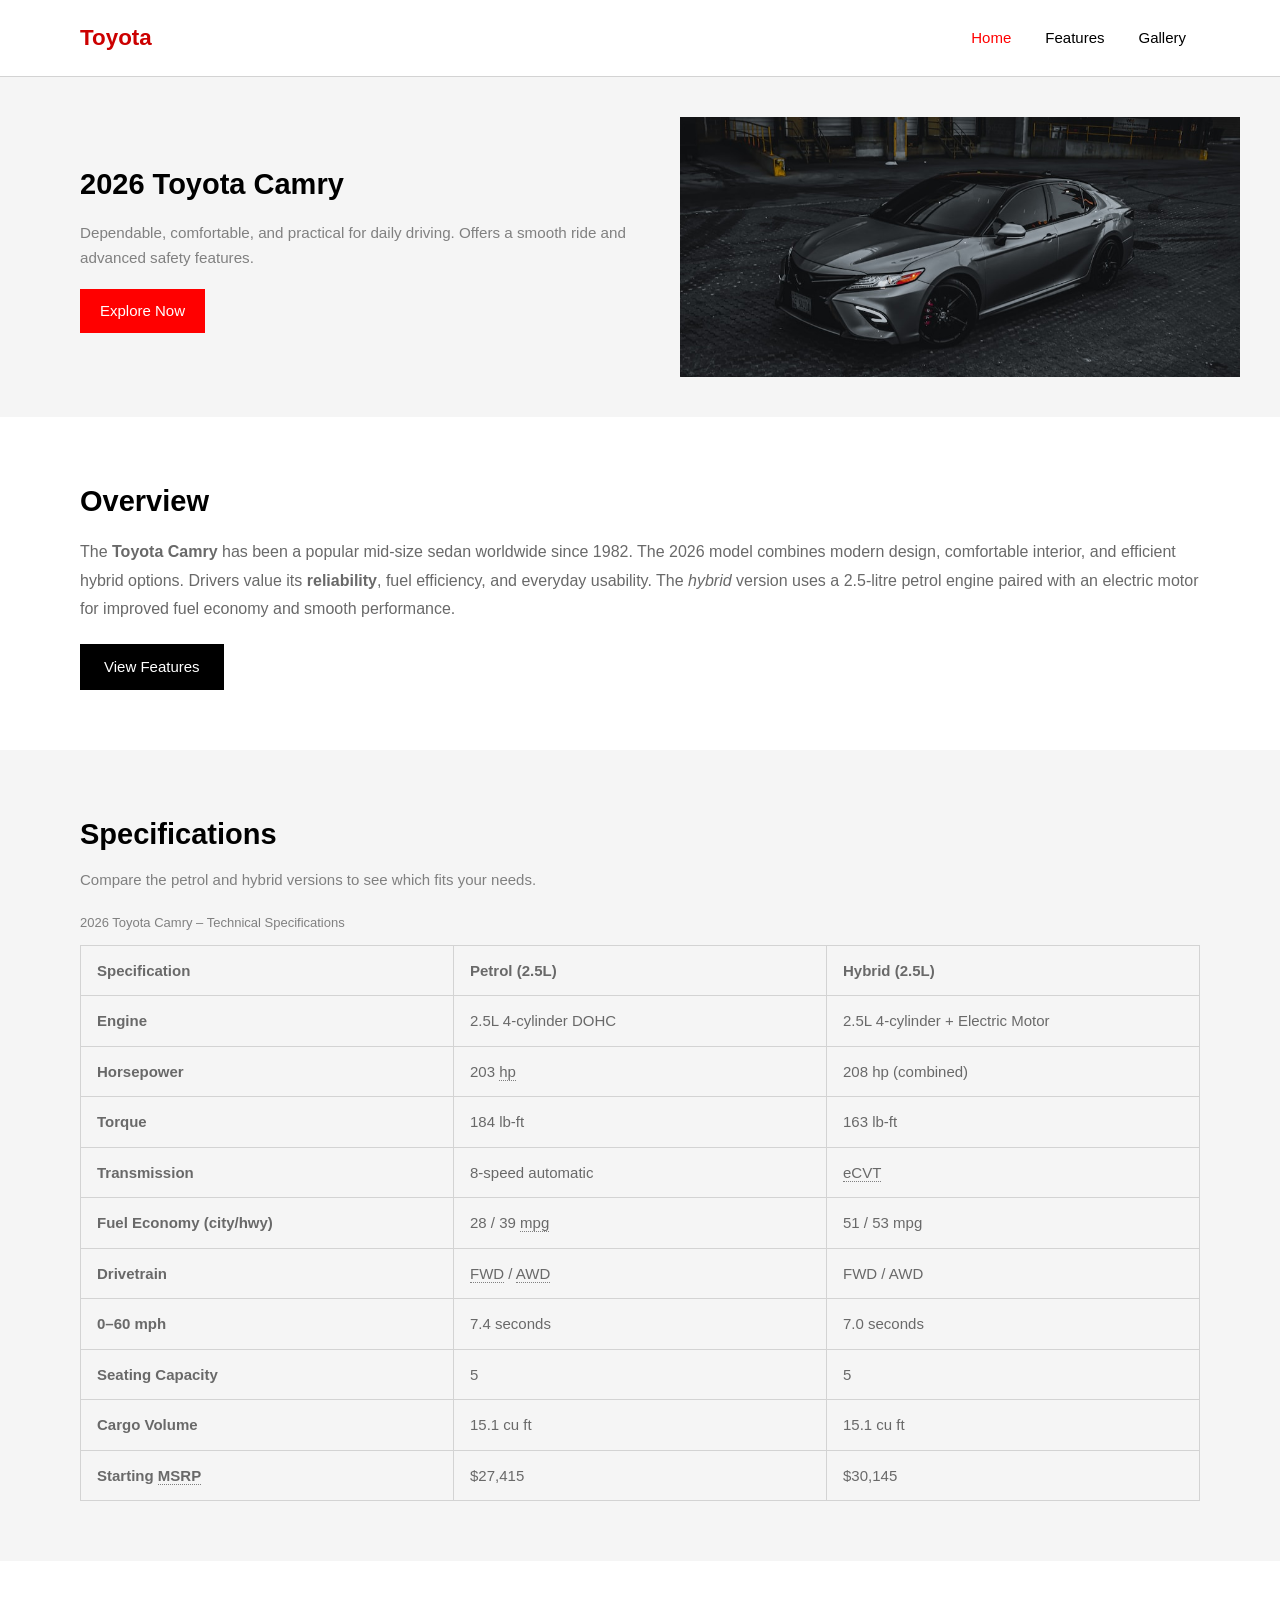
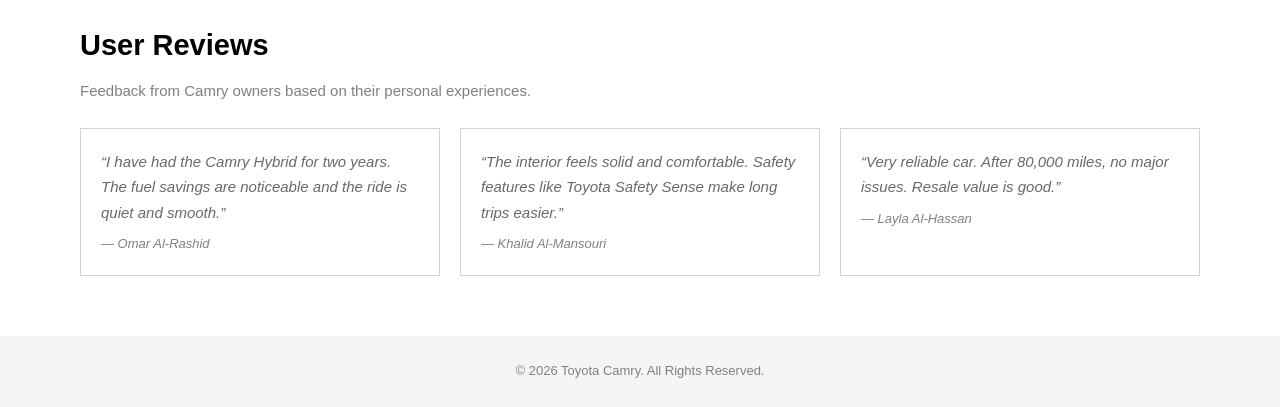
<file: index.html>
<!--
  Name       : Alanoud Aleidi
  Student ID : 241872
  Course     : SE 324 – Web Application Development
  Assignment : Assignment 1 – Winter 2026
  Page       : Home Page (index.html)
-->

<!doctype html>
<html lang="en">
  <head>
    <meta charset="UTF-8">
    <meta name="viewport" content="width=device-width, initial-scale=1.0">
    <meta name="author" content="Alanoud Aleidi">
    <meta name="description" content="Toyota Camry - Home Page">
    <title>Toyota Camry – Home</title>
    <link rel="stylesheet" href="css/styles.css">
  </head>

  <body>
    <!-- Header -->
    <header>
      <div class="brand">
        <h1>Toyota</h1>
      </div>
      <nav>
        <ul>
          <li><a href="index.html" class="active">Home</a></li>
          <li><a href="features.html">Features</a></li>
          <li><a href="gallery.html">Gallery</a></li>
        </ul>
      </nav>
    </header>

    <!-- Main Content -->
    <main>
      <!-- Hero Section -->
      <section class="hero">
        <div class="hero-text">
          <h2>2026 Toyota Camry</h2>
          <p>
            Dependable, comfortable, and practical for daily driving. Offers a smooth ride and advanced safety features.
          </p>
          <a href="#overview" class="hero-btn">Explore Now</a>
        </div>
        <figure class="hero-image">
          <img
            src="images/hero.jpg"
            alt="2026 Toyota Camry sedan parked on a city street"
            width="900"
            height="520"
          >
        </figure>
      </section>

      <!-- Overview Section -->
      <section id="overview" class="overview-section">
        <h2 id="overview-heading">Overview</h2>
        <p class="overview-text">
          The <strong>Toyota Camry</strong> has been a popular mid-size sedan worldwide since <time datetime="1982">1982</time>. The 2026 model combines modern design, comfortable interior, and efficient hybrid options. Drivers value its <strong>reliability</strong>, fuel efficiency, and everyday usability. The <dfn id="dfn-hybrid">hybrid</dfn> version uses a 2.5-litre petrol engine paired with an electric motor for improved fuel economy and smooth performance.
        </p>
        <a href="features.html" class="overview-btn">View Features</a>
      </section>

      <!-- Specifications -->
      <section id="specifications" class="specs-section">
        <h2 id="specs-heading">Specifications</h2>
        <p class="specs-intro">
          Compare the petrol and hybrid versions to see which fits your needs.
        </p>
        <div class="specs-table-wrap">
          <table class="specs-table">
            <caption>
              2026 Toyota Camry – Technical Specifications
            </caption>
            <thead>
              <tr>
                <th scope="col">Specification</th>
                <th scope="col">Petrol (2.5L)</th>
                <th scope="col">Hybrid (2.5L)</th>
              </tr>
            </thead>
            <tbody>
              <tr>
                <td>Engine</td>
                <td>2.5L 4-cylinder DOHC</td>
                <td>2.5L 4-cylinder + Electric Motor</td>
              </tr>
              <tr>
                <td>Horsepower</td>
                <td>203 <abbr title="Horsepower">hp</abbr></td>
                <td>208 hp (combined)</td>
              </tr>
              <tr>
                <td>Torque</td>
                <td>184 lb-ft</td>
                <td>163 lb-ft</td>
              </tr>
              <tr>
                <td>Transmission</td>
                <td>8-speed automatic</td>
                <td>
                  <abbr title="Electronic Continuously Variable Transmission"
                    >eCVT</abbr
                  >
                </td>
              </tr>
              <tr>
                <td>Fuel Economy (city/hwy)</td>
                <td>28 / 39 <abbr title="Miles Per Gallon">mpg</abbr></td>
                <td>51 / 53 mpg</td>
              </tr>
              <tr>
                <td>Drivetrain</td>
                <td>
                  <abbr title="Front-Wheel Drive">FWD</abbr> /
                  <abbr title="All-Wheel Drive">AWD</abbr>
                </td>
                <td>FWD / AWD</td>
              </tr>
              <tr>
                <td>0–60 mph</td>
                <td>7.4 seconds</td>
                <td>7.0 seconds</td>
              </tr>
              <tr>
                <td>Seating Capacity</td>
                <td>5</td>
                <td>5</td>
              </tr>
              <tr>
                <td>Cargo Volume</td>
                <td>15.1 cu ft</td>
                <td>15.1 cu ft</td>
              </tr>
              <tr>
                <td>
                  Starting
                  <abbr title="Manufacturer's Suggested Retail Price"
                    >MSRP</abbr
                  >
                </td>
                <td>$27,415</td>
                <td>$30,145</td>
              </tr>
            </tbody>
          </table>
        </div>
      </section>

      <!-- User Reviews -->
      <section id="reviews" class="reviews-section">
        <h2 id="reviews-heading">User Reviews</h2>
        <p class="reviews-intro">
          Feedback from Camry owners based on their personal experiences.
        </p>
        <div class="reviews-grid">
          <div class="review-card">
            <blockquote>
              <q
                >I have had the Camry Hybrid for two years. The fuel savings are noticeable and the ride is quiet and smooth.</q
              >
            </blockquote>
            <p class="reviewer-name"><cite>— Omar Al-Rashid</cite></p>
          </div>

          <div class="review-card">
            <blockquote>
              <q
                >The interior feels solid and comfortable. Safety features like Toyota Safety Sense make long trips easier.</q
              >
            </blockquote>
            <p class="reviewer-name"><cite>— Khalid Al-Mansouri</cite></p>
          </div>

          <div class="review-card">
            <blockquote>
              <q
                >Very reliable car. After 80,000 miles, no major issues. Resale value is good.</q
              >
            </blockquote>
            <p class="reviewer-name"><cite>— Layla Al-Hassan</cite></p>
          </div>
        </div>
      </section>
    </main>

    <!-- Footer -->
    <footer>
      <p>
        &copy; <time datetime="2026">2026</time> Toyota Camry. All Rights Reserved.
      </p>
    </footer>
  </body>
</html>
</file>
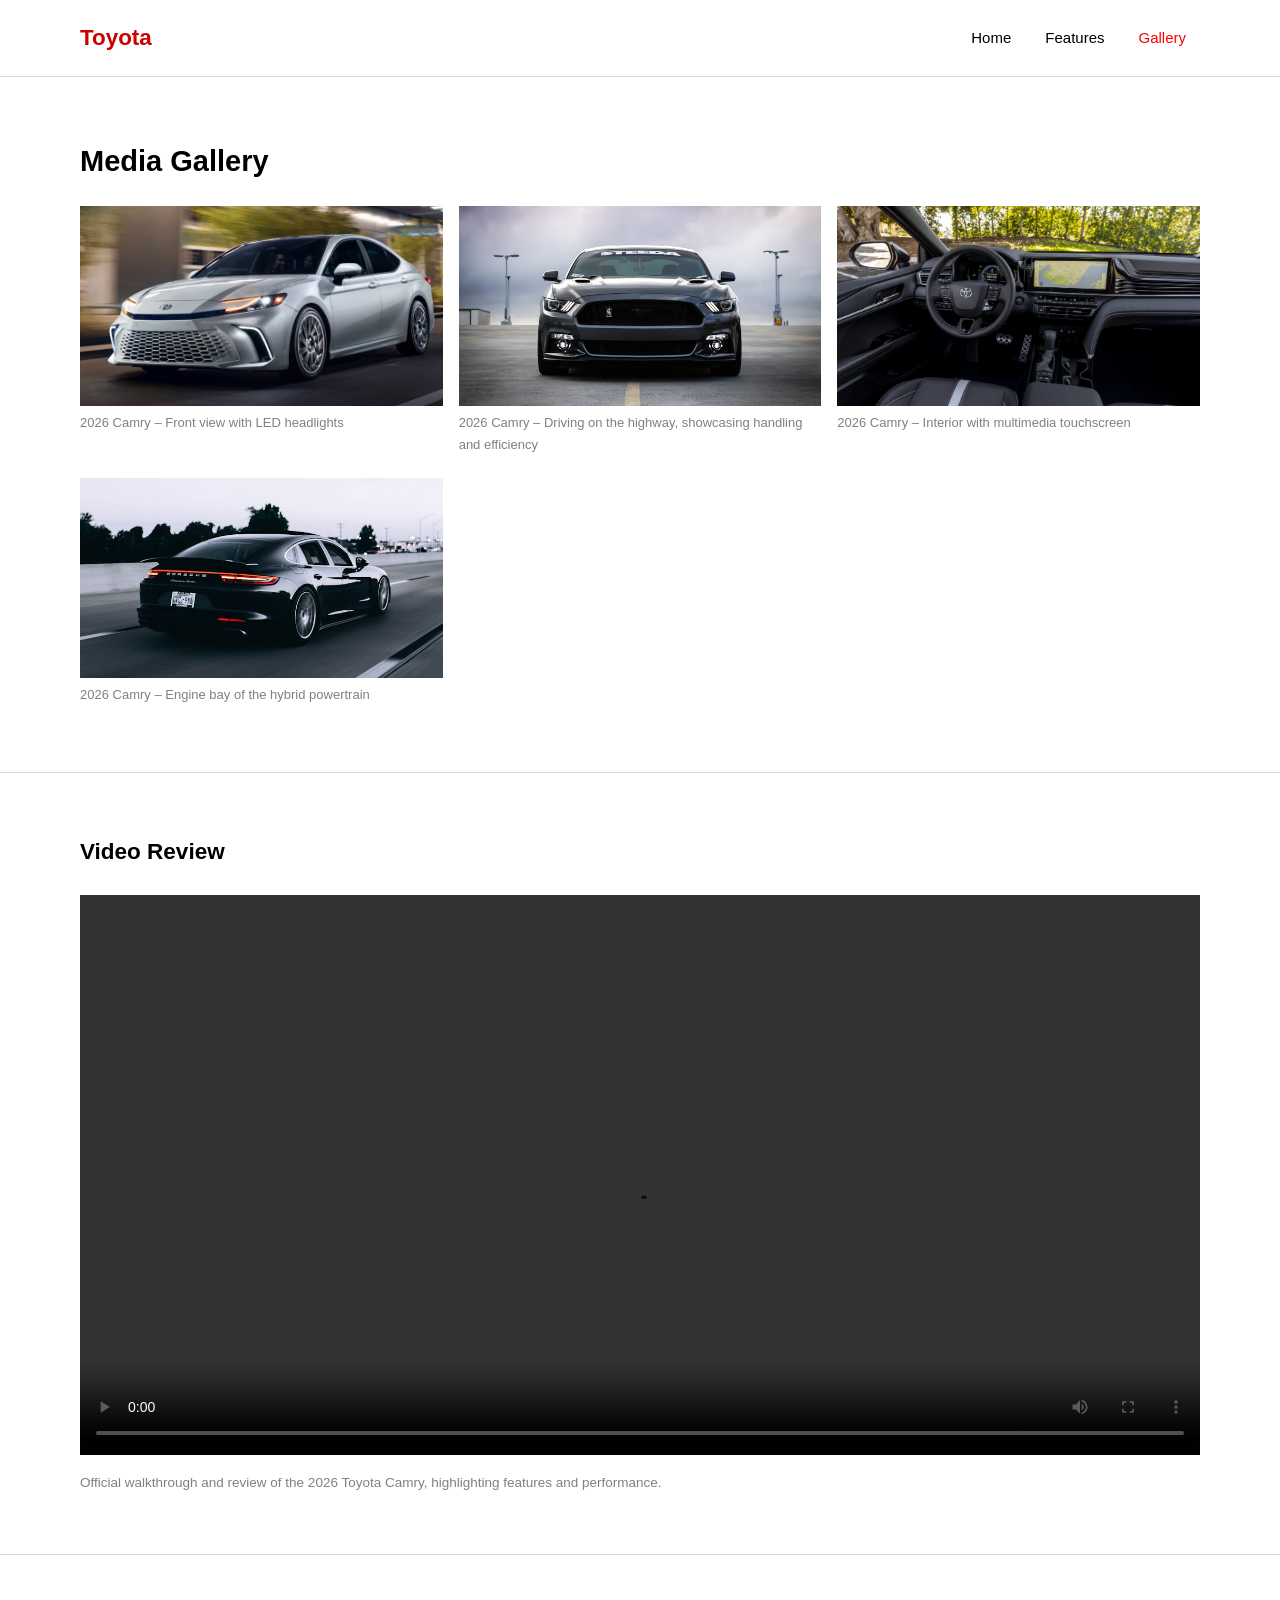
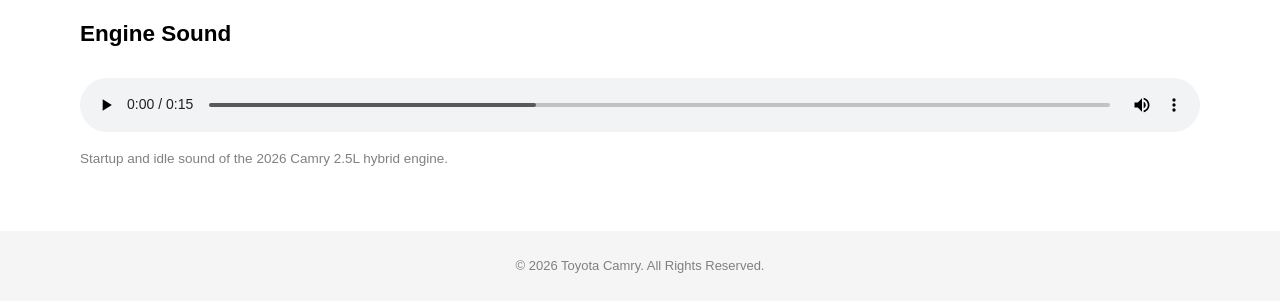
<file: gallery.html>
<!--
  Name       : Alanoud Aleidi
  Student ID : 241872
  Course     : SE 324 – Web Application Development
  Assignment : Assignment 1 – Winter 2026
  Page       : Media Gallery (gallery.html)
-->
<!doctype html>
<html lang="en">
  <head>
    <meta charset="UTF-8">
    <meta name="viewport" content="width=device-width, initial-scale=1.0">
    <meta name="author" content="Alanoud Aleidi">
    <meta name="description" content="Toyota Camry - Gallery">
    <title>Toyota Camry – Gallery</title>
    <link rel="stylesheet" href="css/styles.css">
  </head>

  <body>
    <header>
      <div class="brand">
        <h1>Toyota</h1>
      </div>
      <nav>
        <ul>
          <li><a href="index.html">Home</a></li>
          <li><a href="features.html">Features</a></li>
          <li><a href="gallery.html" class="active">Gallery</a></li>
        </ul>
      </nav>
    </header>

    <main>
      <!-- Photo Gallery -->
      <section class="gallery-section">
        <h2 id="photos-heading">Media Gallery</h2>
        <div class="gallery-grid">
          <figure>
            <img
              src="images/gallery_photo-1.jpg"
              alt="2026 Toyota Camry exterior front view"
              width="700"
              height="220"
            >
            <figcaption>
              2026 Camry – Front view with LED headlights
            </figcaption>
          </figure>

          <figure>
            <img
              src="images/gallery_photo-2.jpg"
              alt="Toyota Camry cruising on open highway"
              width="700"
              height="220"
            >
            <figcaption>
              2026 Camry – Driving on the highway, showcasing handling and efficiency
            </figcaption>
          </figure>

          <figure>
            <img
              src="images/gallery_photo-3.jpg"
              alt="2026 Toyota Camry interior with 12.3 inch touchscreen"
              width="700"
              height="220"
            >
            <figcaption>
              2026 Camry – Interior with multimedia touchscreen
            </figcaption>
          </figure>

          <figure>
            <img
              src="images/gallery_photo-4.jpg"
              alt="2026 Toyota Camry hybrid powertrain engine bay"
              width="700"
              height="220"
            >
            <figcaption>
              2026 Camry – Engine bay of the hybrid powertrain
            </figcaption>
          </figure>
        </div>
      </section>

      <!-- Video -->
      <section class="media-section">
        <h2 id="video-heading">Video Review</h2>
        <figure>
          <video controls>
            <source src="videos/Toyota_Official_Video.mp4" type="video/mp4">
            Your browser does not support the video element.
          </video>
          <figcaption>
            Official walkthrough and review of the 2026 Toyota Camry, highlighting features and performance.
          </figcaption>
        </figure>
      </section>

      <!-- Audio -->
      <section class="media-section">
        <h2 id="audio-heading">Engine Sound</h2>
        <figure>
          <audio controls>
            <source src="audios/Toyota_Engine_Sound.wav" type="audio/wav">
            Your browser does not support the audio element.
          </audio>
          <figcaption>
            Startup and idle sound of the 2026 Camry 2.5L hybrid engine.
          </figcaption>
        </figure>
      </section>
    </main>

    <!-- Footer -->
    <footer>
      <p>
        &copy; <time datetime="2026">2026</time> Toyota Camry. All Rights Reserved.
      </p>
    </footer>
  </body>
</html>
</file>
<file: css/styles.css>
/* --- Reset --- */
* {
    box-sizing: border-box;
    margin: 0;
    padding: 0;
}

/* --- Base --- */
body {
    font-family: 'Segoe UI', Arial, sans-serif;
    color: dimgray;
    background: white;
    line-height: 1.7;
}

a {
    color: red;
    text-decoration: none;
}

a:hover {
    text-decoration: underline;
}

img {
    max-width: 100%;
    display: block;
}

/* --- Header Section --- */
header {
    background: white;
    border-bottom: 1px solid lightgray;
    padding: 18px 80px;
    display: flex;
    align-items: center;
    justify-content: space-between;
    flex-wrap: wrap;
    gap: 12px;
}

header .brand h1 {
    font-size: 22.4px;
    font-weight: 700;
    color: #cc0000;
}

/* --- Navbar --- */
nav ul {
    list-style: none;
    display: flex;
    gap: 6px;
}

nav ul li a {
    color: black;
    padding: 7px 14px;
    font-size: 15px;
    display: block;
}

nav ul li a:hover,
nav ul li a.active {
    color: red;
    text-decoration: none;
}

/* --- Hero Section --- */
.hero {
    background: whitesmoke;
    padding: 40px 80px;
    display: flex;
    align-items: center;
    gap: 40px;
}

.hero-text {
    flex: 0 0 50%;
}

.hero-text h2 {
    font-size: 29px;
    font-weight: 700;
    color: black;
    margin-bottom: 10px;
}

.hero-text p {
    font-size: 15.2px;
    color: gray;
    margin-bottom: 18px;
}

.hero-btn {
    display: inline-block;
    background: red;
    color: white;
    padding: 9px 20px;
    font-size: 15px;
    text-decoration: none;
}

.hero-btn:hover {
    background: darkred;
    text-decoration: none;
}

.hero-image {
    flex: 0 0 50%;
}

.hero-image img {
    width: 100%;
    height: 260px;
    object-fit: cover;
}

/* --- Overview Section --- */
.overview-section {
    padding: 60px 80px;
}

.overview-section h2 {
    font-size: 29px;
    font-weight: 700;
    color: black;
    margin-bottom: 12px;
}

.overview-text {
    font-size: 16px;
    line-height: 1.8;
    margin-bottom: 20px;
}

.overview-btn {
    display: inline-block;
    background: black;
    color: white;
    padding: 10px 24px;
    font-size: 15px;
    text-decoration: none;
}

.overview-btn:hover {
    background: red;
    text-decoration: none;
}

/* --- Specs --- */
.specs-section {
    background: whitesmoke;
    padding: 60px 80px;
}

.specs-section h2 {
    font-size: 29px;
    font-weight: 700;
    color: black;
    margin-bottom: 8px;
}

.specs-intro {
    color: gray;
    font-size: 15px;
    margin-bottom: 20px;
}

.specs-table-wrap {
    overflow-x: auto;
}

.specs-table {
    width: 100%;
    border-collapse: collapse;
    font-size: 15px;
}

.specs-table caption {
    text-align: left;
    font-size: 13px;
    color: gray;
    margin-bottom: 10px;
}

.specs-table th,
.specs-table td {
    padding: 12px 16px;
    text-align: left;
    border: 1px solid lightgray;
    width: 33.33%;
}

.specs-table thead th {
    font-weight: 600;
    background: whitesmoke;
}

.specs-table tbody td:first-child {
    font-weight: 600;
}

.specs-table abbr {
    text-decoration: none;
    border-bottom: 1px dotted gray;
}

/* --- Reviews --- */
.reviews-section {
    padding: 60px 80px;
}

.reviews-section h2 {
    font-size: 29px;
    font-weight: 700;
    color: black;
    margin-bottom: 8px;
}

.reviews-intro {
    color: gray;
    font-size: 15px;
    margin-bottom: 24px;
}

.reviews-grid {
    display: grid;
    grid-template-columns: 1fr 1fr 1fr;
    gap: 20px;
}

.review-card {
    border: 1px solid lightgray;
    padding: 20px;
}

.review-card blockquote {
    font-style: italic;
    color: dimgray;
    font-size: 15px;
    line-height: 1.7;
    margin-bottom: 8px;
}

.reviewer-name {
    font-size: 13px;
    color: gray;
}

/* --- Features --- */
.features-section {
    padding: 60px 80px;
}

.features-section h2 {
    font-size: 29px;
    font-weight: 700;
    color: black;
    margin-bottom: 6px;
}

.features-intro {
    font-size: 15px;
    color: gray;
    margin-bottom: 24px;
}

.features-grid {
    display: grid;
    grid-template-columns: repeat(auto-fit, minmax(280px, 1fr));
    gap: 20px;
}

article.feature-card {
    border: 1px solid lightgray;
    overflow: hidden;
}

article.feature-card figure img {
    width: 100%;
    height: 180px;
    object-fit: cover;
}

.feature-body {
    padding: 14px 16px;
}

.feature-body h3 {
    font-size: 16px;
    font-weight: 700;
    color: black;
    margin-bottom: 6px;
}

.feature-body p {
    font-size: 15px;
    line-height: 1.7;
}

/* --- Gallery --- */
.gallery-section {
    padding: 60px 80px;
}

.gallery-section h2 {
    font-size: 29px;
    font-weight: 700;
    color: black;
    margin-bottom: 20px;
}

.gallery-grid {
    display: grid;
    grid-template-columns: repeat(auto-fit, minmax(280px, 1fr));
    gap: 16px;
}

.gallery-grid figure img {
    width: 100%;
    height: 200px;
    object-fit: cover;
}

.gallery-grid figcaption {
    padding: 6px 0;
    font-size: 13px;
    color: gray;
}

/* --- Media --- */
.media-section {
    padding: 60px 80px;
    border-top: 1px solid lightgray;
}

.media-section h2 {
    font-size: 22.5px;
    font-weight: 700;
    color: black;
    margin-bottom: 16px;
}

.media-section figcaption {
    font-size: 13.5px;
    color: gray;
    margin-top: 8px;
}

video,
audio {
    width: 100%;
    margin-top: 8px;
}

/* --- Footer --- */
footer {
    background: whitesmoke;
    color: gray;
    text-align: center;
    padding: 24px 80px;
    font-size: 13px;
}

/* --- Responsive --- */

/* Tablet (≤ 900px) */
@media (max-width: 900px) {
    header {
        padding: 16px 32px;
    }

    .hero,
    .overview-section,
    .specs-section,
    .reviews-section,
    .features-section,
    .gallery-section,
    .media-section {
        padding: 40px 32px;
    }

    .hero {
        flex-direction: column;
    }

    .hero-text,
    .hero-image {
        flex: 0 0 100%;
        width: 100%;
    }

    .reviews-grid {
        grid-template-columns: 1fr 1fr;
    }

    footer {
        padding: 20px 32px;
    }
}

/* Mobile (≤ 600px) */
@media (max-width: 600px) {
    header {
        padding: 14px 16px;
        flex-direction: column;
        align-items: flex-start;
    }

    nav ul {
        flex-wrap: wrap;
        gap: 4px;
    }

    .hero,
    .overview-section,
    .specs-section,
    .reviews-section,
    .features-section,
    .gallery-section,
    .media-section {
        padding: 28px 16px;
    }

    .hero-text h2,
    .overview-section h2,
    .specs-section h2,
    .reviews-section h2,
    .features-section h2,
    .gallery-section h2,
    .media-section h2 {
        font-size: 21px;
    }

    .hero-image img {
        height: 200px;
    }

    .reviews-grid {
        grid-template-columns: 1fr;
    }

    .specs-table th,
    .specs-table td {
        padding: 8px 10px;
        font-size: 13px;
    }

    footer {
        padding: 16px;
    }
}
</file>
